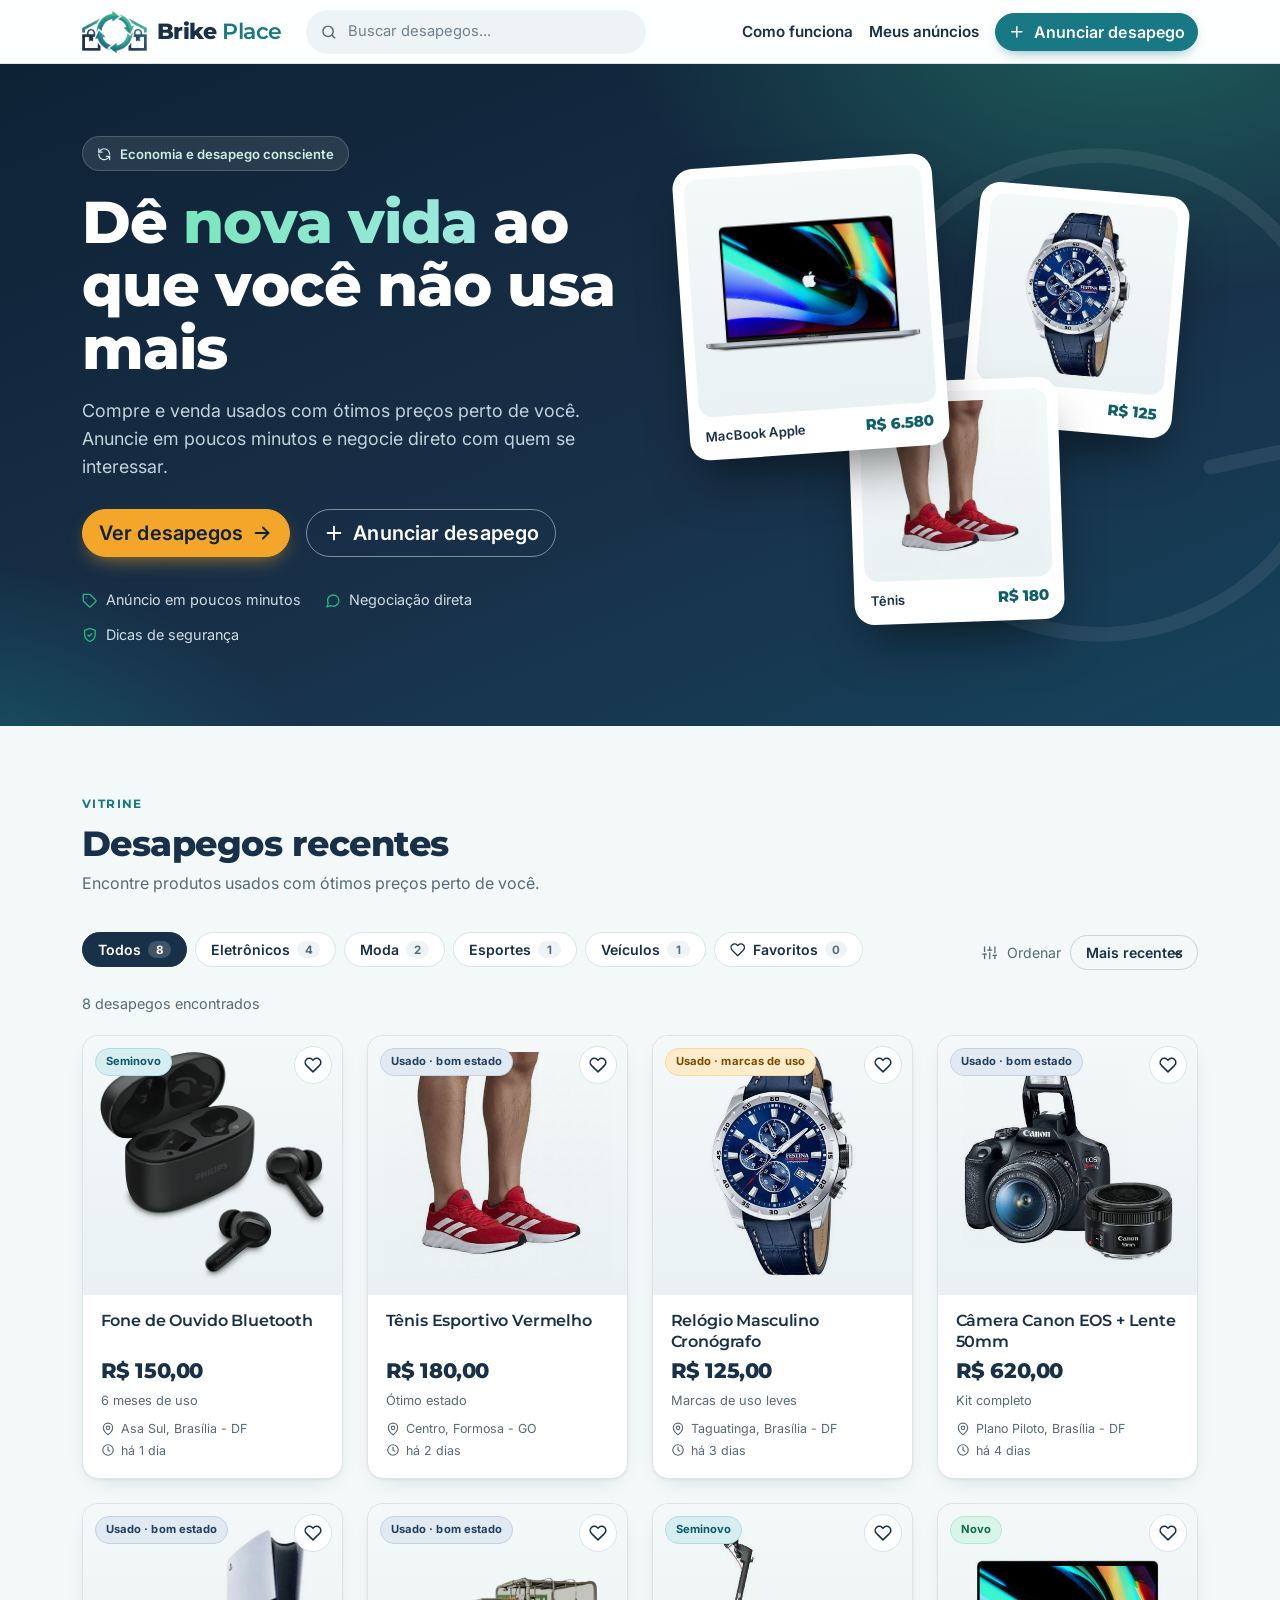
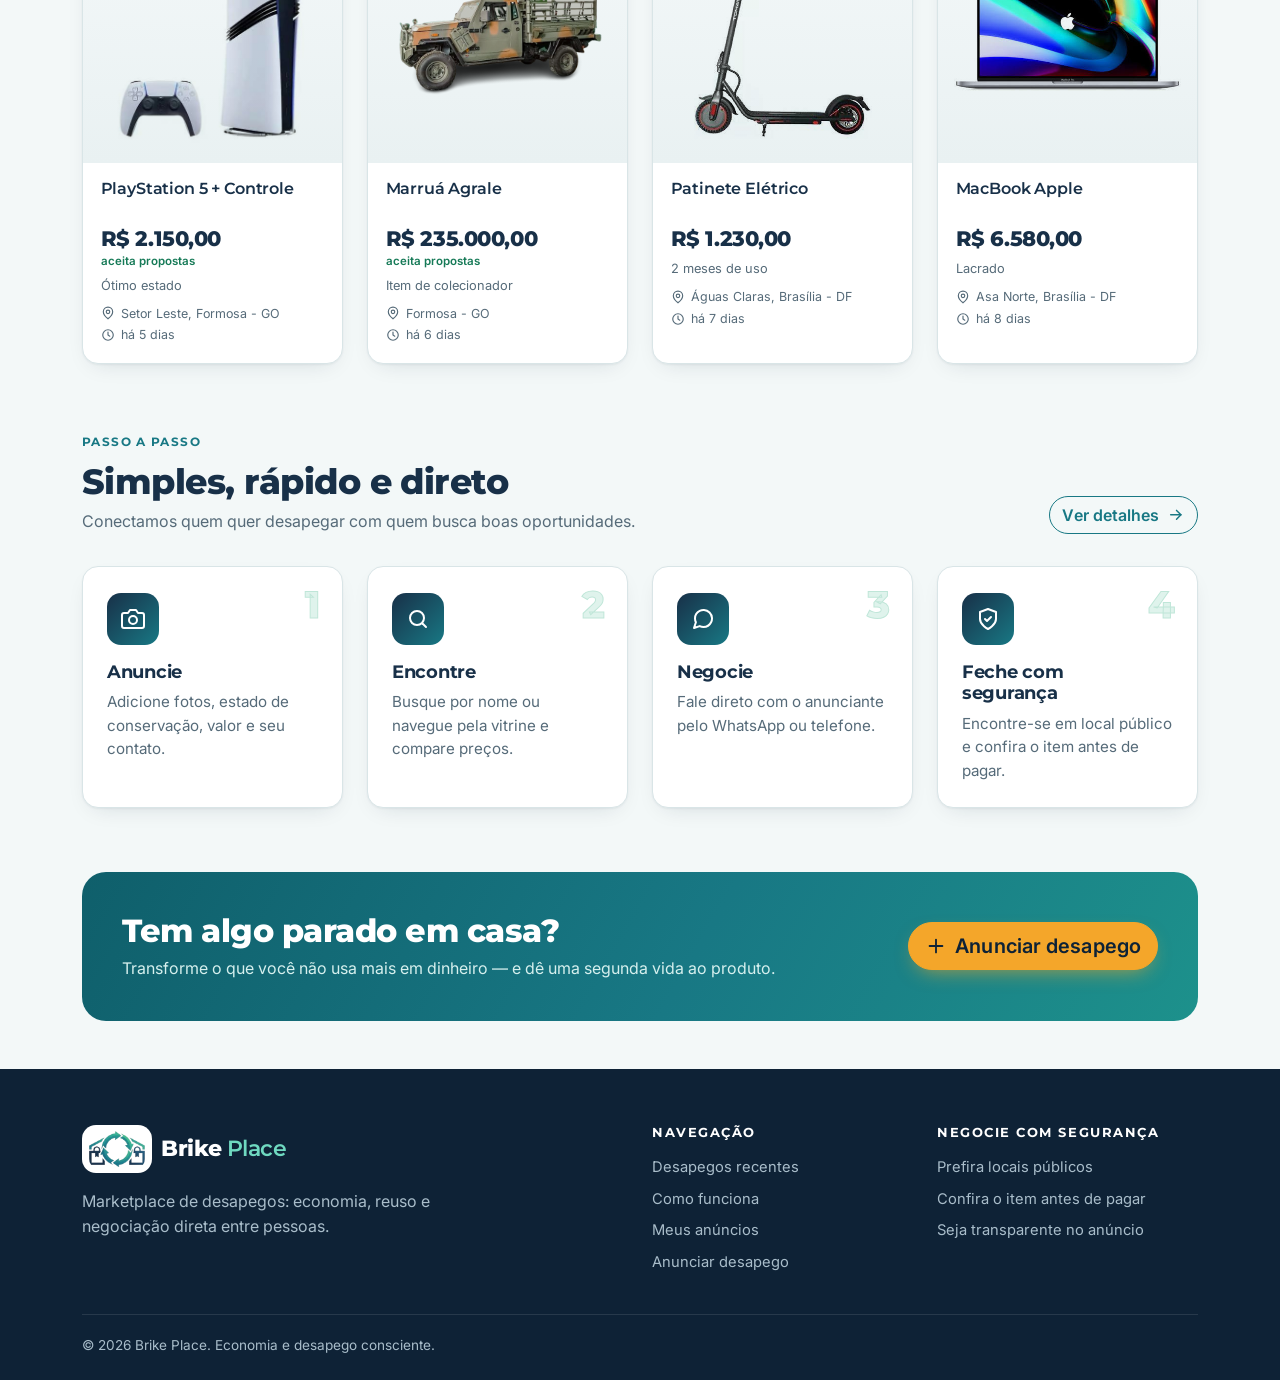
<file: brike-place/index.html>
<!DOCTYPE html>
<html lang="pt-BR">
<head>
  <meta charset="UTF-8">
  <meta name="viewport" content="width=device-width, initial-scale=1">
  <title>Brike Place | Compra e venda de usados</title>
  <meta name="description" content="Brike Place: marketplace de desapegos. Anuncie o que você não usa mais e encontre produtos usados com ótimos preços perto de você.">
  <meta name="theme-color" content="#183048">
  <link rel="icon" type="image/png" href="img/favicon.png">

  <link rel="preconnect" href="https://fonts.googleapis.com">
  <link rel="preconnect" href="https://fonts.gstatic.com" crossorigin>
  <link href="https://fonts.googleapis.com/css2?family=Inter:wght@400;500;600;700&family=Montserrat:wght@600;700;800&display=swap" rel="stylesheet">
  <link href="https://cdn.jsdelivr.net/npm/bootstrap@5.3.3/dist/css/bootstrap.min.css" rel="stylesheet" crossorigin="anonymous">
  <link href="css/style.css" rel="stylesheet">
</head>
<body data-page="home">
  <a class="skip-link" href="#conteudo">Ir para o conteúdo</a>

  <!-- ================= CABEÇALHO ================= -->
  <header class="bp-header sticky-top">
    <nav class="navbar navbar-expand-lg" aria-label="Navegação principal">
      <div class="container">
        <a class="bp-brand" href="index.html" aria-label="Brike Place — página inicial">
          <img src="img/logo-icon.png" alt="" width="50" height="32">
          <span class="bp-brand__text">Brike <span>Place</span></span>
        </a>

        <button class="navbar-toggler" type="button" data-bs-toggle="collapse" data-bs-target="#menuPrincipal"
                aria-controls="menuPrincipal" aria-expanded="false" aria-label="Abrir menu">
          <span class="navbar-toggler-icon"></span>
        </button>

        <div class="collapse navbar-collapse" id="menuPrincipal">
          <form id="navSearch" class="bp-search ms-lg-4" role="search" action="#">
            <i data-icon="search"></i>
            <input type="search" name="q" placeholder="Buscar desapegos..." aria-label="Buscar produtos" autocomplete="off">
          </form>
          <ul class="navbar-nav ms-lg-auto align-items-lg-center">
            <li class="nav-item"><a class="nav-link" href="como-funciona.html">Como funciona</a></li>
            <li class="nav-item"><a class="nav-link" href="meus-anuncios.html">Meus anúncios</a></li>
            <li class="nav-item ms-lg-2 mt-2 mt-lg-0">
              <a class="btn btn-brand" href="anunciar.html"><i data-icon="plus"></i> Anunciar desapego</a>
            </li>
          </ul>
        </div>
      </div>
    </nav>
  </header>

  <main id="conteudo">

    <!-- ================= HERO ================= -->
    <section class="bp-hero" aria-labelledby="hero-titulo">
      <i data-icon="recycle" data-icon-class="bp-hero__deco"></i>
      <div class="container">
        <div class="row align-items-center g-5">
          <div class="col-lg-6">
            <span class="bp-hero__kicker"><i data-icon="recycle"></i> Economia e desapego consciente</span>
            <h1 class="bp-hero__title" id="hero-titulo">Dê <em>nova vida</em> ao que você não usa mais</h1>
            <p class="bp-hero__lead">Compre e venda usados com ótimos preços perto de você. Anuncie em poucos minutos e negocie direto com quem se interessar.</p>
            <div class="d-flex flex-wrap gap-3">
              <a class="btn btn-accent btn-lg" href="#desapegos">Ver desapegos <i data-icon="arrow"></i></a>
              <a class="btn btn-ghost-light btn-lg" href="anunciar.html"><i data-icon="plus"></i> Anunciar desapego</a>
            </div>
            <ul class="bp-hero__trust">
              <li><i data-icon="tag"></i> Anúncio em poucos minutos</li>
              <li><i data-icon="chat"></i> Negociação direta</li>
              <li><i data-icon="shield"></i> Dicas de segurança</li>
            </ul>
          </div>

          <div class="col-lg-6 d-none d-lg-block" aria-hidden="true">
            <div class="bp-collage">
              <div class="bp-float bp-float--a">
                <div class="bp-float__img"><img src="img/produtos/macbook.jpg" alt=""></div>
                <div class="bp-float__cap"><span>MacBook Apple</span><b>R$ 6.580</b></div>
              </div>
              <div class="bp-float bp-float--b">
                <div class="bp-float__img"><img src="img/produtos/relogio.jpg" alt=""></div>
                <div class="bp-float__cap"><span>Relógio</span><b>R$ 125</b></div>
              </div>
              <div class="bp-float bp-float--c">
                <div class="bp-float__img"><img src="img/produtos/tenis.jpg" alt=""></div>
                <div class="bp-float__cap"><span>Tênis</span><b>R$ 180</b></div>
              </div>
            </div>
          </div>
        </div>
      </div>
    </section>

    <!-- ================= VITRINE ================= -->
    <section class="bp-section" id="desapegos" aria-labelledby="vitrine-titulo">
      <div class="container">
        <div class="bp-section__head">
          <span class="bp-eyebrow">Vitrine</span>
          <h2 class="bp-section__title" id="vitrine-titulo">Desapegos recentes</h2>
          <p class="bp-section__lead">Encontre produtos usados com ótimos preços perto de você.</p>
        </div>

        <div class="bp-toolbar">
          <div class="bp-chips flex-grow-1" id="categoryChips" role="group" aria-label="Filtrar por categoria"></div>
          <label class="bp-sort" for="sortSelect">
            <i data-icon="sliders"></i> Ordenar
            <select class="form-select form-select-sm" id="sortSelect">
              <option value="recentes">Mais recentes</option>
              <option value="menor">Menor preço</option>
              <option value="maior">Maior preço</option>
            </select>
          </label>
        </div>

        <p class="bp-count" id="resultCount" aria-live="polite"></p>

        <div class="row row-cols-2 row-cols-md-3 row-cols-xl-4 g-3 g-md-4" id="productGrid"></div>

        <div class="bp-empty d-none" id="emptyState">
          <div class="bp-empty__icon"><i data-icon="search" data-icon-class="bp-icon--lg"></i></div>
          <h3>Nenhum desapego por aqui</h3>
          <p class="mb-3" id="emptyMsg"></p>
          <button type="button" class="btn btn-outline-brand" id="clearFilters">Limpar filtros</button>
        </div>
      </div>
    </section>

    <!-- ================= COMO FUNCIONA (resumo) ================= -->
    <section class="bp-section pt-0" aria-labelledby="como-titulo">
      <div class="container">
        <div class="d-flex flex-wrap justify-content-between align-items-end gap-3 bp-section__head">
          <div>
            <span class="bp-eyebrow">Passo a passo</span>
            <h2 class="bp-section__title" id="como-titulo">Simples, rápido e direto</h2>
            <p class="bp-section__lead">Conectamos quem quer desapegar com quem busca boas oportunidades.</p>
          </div>
          <a class="btn btn-outline-brand" href="como-funciona.html">Ver detalhes <i data-icon="arrow"></i></a>
        </div>

        <div class="row row-cols-1 row-cols-sm-2 row-cols-lg-4 g-3 g-md-4">
          <div class="col"><div class="bp-step"><span class="bp-step__num">1</span>
            <div class="bp-step__icon"><i data-icon="camera"></i></div>
            <h3>Anuncie</h3><p>Adicione fotos, estado de conservação, valor e seu contato.</p></div></div>
          <div class="col"><div class="bp-step"><span class="bp-step__num">2</span>
            <div class="bp-step__icon"><i data-icon="search"></i></div>
            <h3>Encontre</h3><p>Busque por nome ou navegue pela vitrine e compare preços.</p></div></div>
          <div class="col"><div class="bp-step"><span class="bp-step__num">3</span>
            <div class="bp-step__icon"><i data-icon="chat"></i></div>
            <h3>Negocie</h3><p>Fale direto com o anunciante pelo WhatsApp ou telefone.</p></div></div>
          <div class="col"><div class="bp-step"><span class="bp-step__num">4</span>
            <div class="bp-step__icon"><i data-icon="shield"></i></div>
            <h3>Feche com segurança</h3><p>Encontre-se em local público e confira o item antes de pagar.</p></div></div>
        </div>
      </div>
    </section>

    <!-- ================= CHAMADA FINAL ================= -->
    <section class="pb-5">
      <div class="container">
        <div class="bp-cta">
          <div class="row align-items-center g-3">
            <div class="col-md-8">
              <h2>Tem algo parado em casa?</h2>
              <p>Transforme o que você não usa mais em dinheiro — e dê uma segunda vida ao produto.</p>
            </div>
            <div class="col-md-4 text-md-end">
              <a class="btn btn-accent btn-lg" href="anunciar.html"><i data-icon="plus"></i> Anunciar desapego</a>
            </div>
          </div>
        </div>
      </div>
    </section>
  </main>

  <!-- ================= RODAPÉ ================= -->
  <footer class="bp-footer">
    <div class="container">
      <div class="row g-4">
        <div class="col-lg-5">
          <a class="bp-brand mb-3" href="index.html" aria-label="Brike Place — página inicial">
            <img src="img/logo-icon.png" alt="" width="50" height="32">
            <span class="bp-brand__text">Brike <span>Place</span></span>
          </a>
          <p class="mb-0" style="max-width: 38ch;">Marketplace de desapegos: economia, reuso e negociação direta entre pessoas.</p>
        </div>
        <div class="col-6 col-lg-3 offset-lg-1">
          <h2>Navegação</h2>
          <ul>
            <li><a href="index.html">Desapegos recentes</a></li>
            <li><a href="como-funciona.html">Como funciona</a></li>
            <li><a href="meus-anuncios.html">Meus anúncios</a></li>
            <li><a href="anunciar.html">Anunciar desapego</a></li>
          </ul>
        </div>
        <div class="col-6 col-lg-3">
          <h2>Negocie com segurança</h2>
          <ul>
            <li>Prefira locais públicos</li>
            <li>Confira o item antes de pagar</li>
            <li>Seja transparente no anúncio</li>
          </ul>
        </div>
      </div>
      <div class="bp-footer__bottom">&copy; <span class="js-year">2026</span> Brike Place. Economia e desapego consciente.</div>
    </div>
  </footer>

  <script src="https://cdn.jsdelivr.net/npm/bootstrap@5.3.3/dist/js/bootstrap.bundle.min.js" crossorigin="anonymous"></script>
  <script src="js/icons.js"></script>
  <script src="js/app.js"></script>
  <script src="js/home.js"></script>
</body>
</html>
</file>
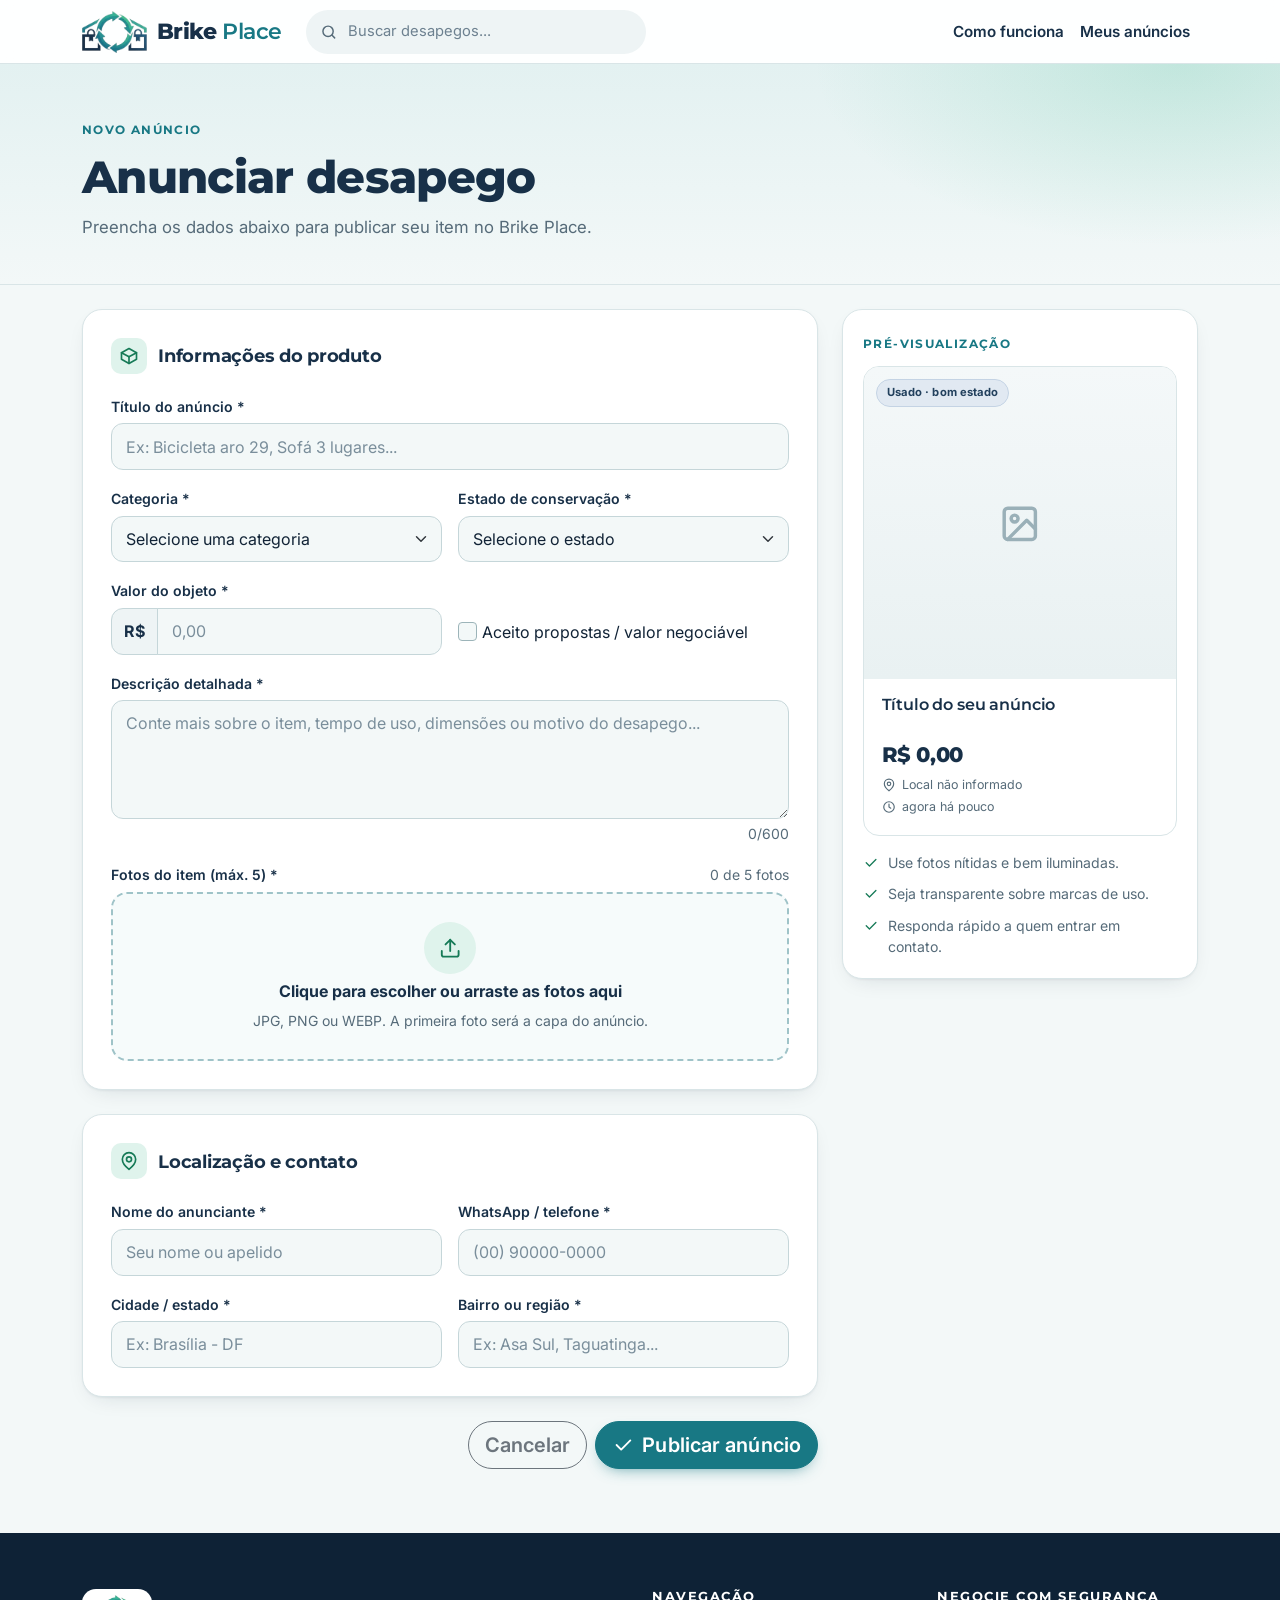
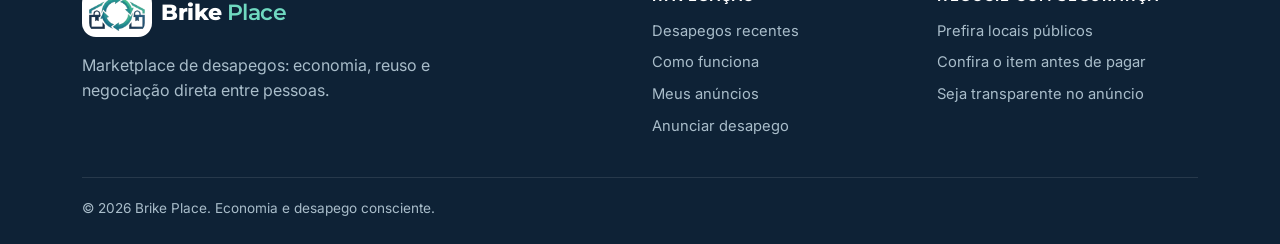
<file: brike-place/anunciar.html>
<!DOCTYPE html>
<html lang="pt-BR">
<head>
  <meta charset="UTF-8">
  <meta name="viewport" content="width=device-width, initial-scale=1">
  <title>Anunciar desapego | Brike Place</title>
  <meta name="description" content="Publique seu desapego no Brike Place: informe o produto, adicione fotos e seus dados de contato.">
  <meta name="theme-color" content="#183048">
  <link rel="icon" type="image/png" href="img/favicon.png">

  <link rel="preconnect" href="https://fonts.googleapis.com">
  <link rel="preconnect" href="https://fonts.gstatic.com" crossorigin>
  <link href="https://fonts.googleapis.com/css2?family=Inter:wght@400;500;600;700&family=Montserrat:wght@600;700;800&display=swap" rel="stylesheet">
  <link href="https://cdn.jsdelivr.net/npm/bootstrap@5.3.3/dist/css/bootstrap.min.css" rel="stylesheet" crossorigin="anonymous">
  <link href="css/style.css" rel="stylesheet">
</head>
<body data-page="anunciar">
  <a class="skip-link" href="#conteudo">Ir para o conteúdo</a>

  <header class="bp-header sticky-top">
    <nav class="navbar navbar-expand-lg" aria-label="Navegação principal">
      <div class="container">
        <a class="bp-brand" href="index.html" aria-label="Brike Place — página inicial">
          <img src="img/logo-icon.png" alt="" width="50" height="32">
          <span class="bp-brand__text">Brike <span>Place</span></span>
        </a>
        <button class="navbar-toggler" type="button" data-bs-toggle="collapse" data-bs-target="#menuPrincipal"
                aria-controls="menuPrincipal" aria-expanded="false" aria-label="Abrir menu">
          <span class="navbar-toggler-icon"></span>
        </button>
        <div class="collapse navbar-collapse" id="menuPrincipal">
          <form id="navSearch" class="bp-search ms-lg-4" role="search" action="#">
            <i data-icon="search"></i>
            <input type="search" name="q" placeholder="Buscar desapegos..." aria-label="Buscar produtos" autocomplete="off">
          </form>
          <ul class="navbar-nav ms-lg-auto align-items-lg-center">
            <li class="nav-item"><a class="nav-link" href="como-funciona.html">Como funciona</a></li>
            <li class="nav-item"><a class="nav-link" href="meus-anuncios.html">Meus anúncios</a></li>
          </ul>
        </div>
      </div>
    </nav>
  </header>

  <main id="conteudo">
    <section class="bp-pagehead">
      <div class="container">
        <span class="bp-eyebrow">Novo anúncio</span>
        <h1>Anunciar desapego</h1>
        <p>Preencha os dados abaixo para publicar seu item no Brike Place.</p>
      </div>
    </section>

    <section class="bp-section pt-4">
      <div class="container">
        <div class="row g-4">

          <!-- FORMULÁRIO -->
          <div class="col-lg-8">
            <form id="adForm" novalidate>

              <section class="bp-formcard">
                <h2 class="bp-formcard__title"><i data-icon="box"></i> Informações do produto</h2>
                <div class="row g-3">
                  <div class="col-12">
                    <label for="item-titulo" class="form-label">Título do anúncio *</label>
                    <input type="text" class="form-control" id="item-titulo" name="titulo" maxlength="70" required
                           placeholder="Ex: Bicicleta aro 29, Sofá 3 lugares...">
                    <div class="invalid-feedback">Dê um título ao seu anúncio.</div>
                  </div>

                  <div class="col-md-6">
                    <label for="item-categoria" class="form-label">Categoria *</label>
                    <select class="form-select" id="item-categoria" name="categoria" required>
                      <option value="" selected disabled>Selecione uma categoria</option>
                    </select>
                    <div class="invalid-feedback">Escolha uma categoria.</div>
                  </div>

                  <div class="col-md-6">
                    <label for="item-conservacao" class="form-label">Estado de conservação *</label>
                    <select class="form-select" id="item-conservacao" name="conservacao" required>
                      <option value="" selected disabled>Selecione o estado</option>
                    </select>
                    <div class="invalid-feedback">Informe o estado do produto.</div>
                  </div>

                  <div class="col-md-6">
                    <label for="item-valor" class="form-label">Valor do objeto *</label>
                    <div class="input-group has-validation">
                      <span class="input-group-text">R$</span>
                      <input type="number" class="form-control" id="item-valor" name="valor" step="0.01" min="0.01" required placeholder="0,00" inputmode="decimal">
                      <div class="invalid-feedback">Informe um valor maior que zero.</div>
                    </div>
                  </div>

                  <div class="col-md-6 d-flex align-items-end">
                    <div class="form-check pb-2">
                      <input class="form-check-input" type="checkbox" id="item-negociavel" name="negociavel">
                      <label class="form-check-label" for="item-negociavel">Aceito propostas / valor negociável</label>
                    </div>
                  </div>

                  <div class="col-12">
                    <label for="item-descricao" class="form-label">Descrição detalhada *</label>
                    <textarea class="form-control" id="item-descricao" name="descricao" rows="4" maxlength="600" required
                              placeholder="Conte mais sobre o item, tempo de uso, dimensões ou motivo do desapego..."></textarea>
                    <div class="d-flex justify-content-between">
                      <div class="invalid-feedback">Descreva o item para os compradores.</div>
                      <div class="form-text ms-auto" id="descCount">0/600</div>
                    </div>
                  </div>

                  <div class="col-12">
                    <div class="d-flex justify-content-between align-items-baseline">
                      <span class="form-label" id="fotosLabel">Fotos do item (máx. 5) *</span>
                      <span class="form-text" id="fotosHint">0 de 5 fotos</span>
                    </div>
                    <label class="bp-drop" id="dropzone" for="item-fotos">
                      <span class="bp-drop__icon"><i data-icon="upload" data-icon-class="bp-icon--lg"></i></span>
                      <strong>Clique para escolher ou arraste as fotos aqui</strong>
                      <span class="small">JPG, PNG ou WEBP. A primeira foto será a capa do anúncio.</span>
                      <input type="file" id="item-fotos" name="fotos" accept="image/*" multiple aria-labelledby="fotosLabel">
                    </label>
                    <div class="text-danger small mt-2 d-none" id="fotosError" role="alert">Adicione pelo menos uma foto.</div>
                    <div class="bp-thumbs" id="thumbs"></div>
                  </div>
                </div>
              </section>

              <section class="bp-formcard">
                <h2 class="bp-formcard__title"><i data-icon="pin"></i> Localização e contato</h2>
                <div class="row g-3">
                  <div class="col-md-6">
                    <label for="anunciante-nome" class="form-label">Nome do anunciante *</label>
                    <input type="text" class="form-control" id="anunciante-nome" name="nome_anunciante" required placeholder="Seu nome ou apelido" autocomplete="name">
                    <div class="invalid-feedback">Informe seu nome.</div>
                  </div>
                  <div class="col-md-6">
                    <label for="anunciante-telefone" class="form-label">WhatsApp / telefone *</label>
                    <input type="tel" class="form-control" id="anunciante-telefone" name="telefone" required
                           placeholder="(00) 90000-0000" pattern="\(\d{2}\) \d{4,5}-\d{4}" inputmode="tel" autocomplete="tel">
                    <div class="invalid-feedback">Informe um telefone com DDD, ex.: (61) 91234-5678.</div>
                  </div>
                  <div class="col-md-6">
                    <label for="item-cidade" class="form-label">Cidade / estado *</label>
                    <input type="text" class="form-control" id="item-cidade" name="cidade" required placeholder="Ex: Brasília - DF" autocomplete="address-level2">
                    <div class="invalid-feedback">Informe a cidade.</div>
                  </div>
                  <div class="col-md-6">
                    <label for="item-bairro" class="form-label">Bairro ou região *</label>
                    <input type="text" class="form-control" id="item-bairro" name="bairro" required placeholder="Ex: Asa Sul, Taguatinga...">
                    <div class="invalid-feedback">Informe o bairro ou região.</div>
                  </div>
                </div>
              </section>

              <div class="d-flex flex-wrap justify-content-end gap-2 mt-4">
                <a href="index.html" class="btn btn-outline-secondary btn-lg">Cancelar</a>
                <button type="submit" class="btn btn-brand btn-lg" id="submitBtn"><i data-icon="check"></i> Publicar anúncio</button>
              </div>
            </form>
          </div>

          <!-- PRÉVIA -->
          <aside class="col-lg-4" aria-label="Pré-visualização do anúncio">
            <div class="bp-sticky">
              <div class="bp-previewbox">
                <span class="bp-eyebrow mb-3">Pré-visualização</span>
                <div id="previewCard"></div>
                <ul class="bp-checklist">
                  <li><i data-icon="check"></i> Use fotos nítidas e bem iluminadas.</li>
                  <li><i data-icon="check"></i> Seja transparente sobre marcas de uso.</li>
                  <li><i data-icon="check"></i> Responda rápido a quem entrar em contato.</li>
                </ul>
              </div>
            </div>
          </aside>
        </div>
      </div>
    </section>
  </main>

  <footer class="bp-footer">
    <div class="container">
      <div class="row g-4">
        <div class="col-lg-5">
          <a class="bp-brand mb-3" href="index.html" aria-label="Brike Place — página inicial">
            <img src="img/logo-icon.png" alt="" width="50" height="32">
            <span class="bp-brand__text">Brike <span>Place</span></span>
          </a>
          <p class="mb-0" style="max-width: 38ch;">Marketplace de desapegos: economia, reuso e negociação direta entre pessoas.</p>
        </div>
        <div class="col-6 col-lg-3 offset-lg-1">
          <h2>Navegação</h2>
          <ul>
            <li><a href="index.html">Desapegos recentes</a></li>
            <li><a href="como-funciona.html">Como funciona</a></li>
            <li><a href="meus-anuncios.html">Meus anúncios</a></li>
            <li><a href="anunciar.html">Anunciar desapego</a></li>
          </ul>
        </div>
        <div class="col-6 col-lg-3">
          <h2>Negocie com segurança</h2>
          <ul>
            <li>Prefira locais públicos</li>
            <li>Confira o item antes de pagar</li>
            <li>Seja transparente no anúncio</li>
          </ul>
        </div>
      </div>
      <div class="bp-footer__bottom">&copy; <span class="js-year">2026</span> Brike Place. Economia e desapego consciente.</div>
    </div>
  </footer>

  <script src="https://cdn.jsdelivr.net/npm/bootstrap@5.3.3/dist/js/bootstrap.bundle.min.js" crossorigin="anonymous"></script>
  <script src="js/icons.js"></script>
  <script src="js/app.js"></script>
  <script src="js/anunciar.js"></script>
</body>
</html>
</file>
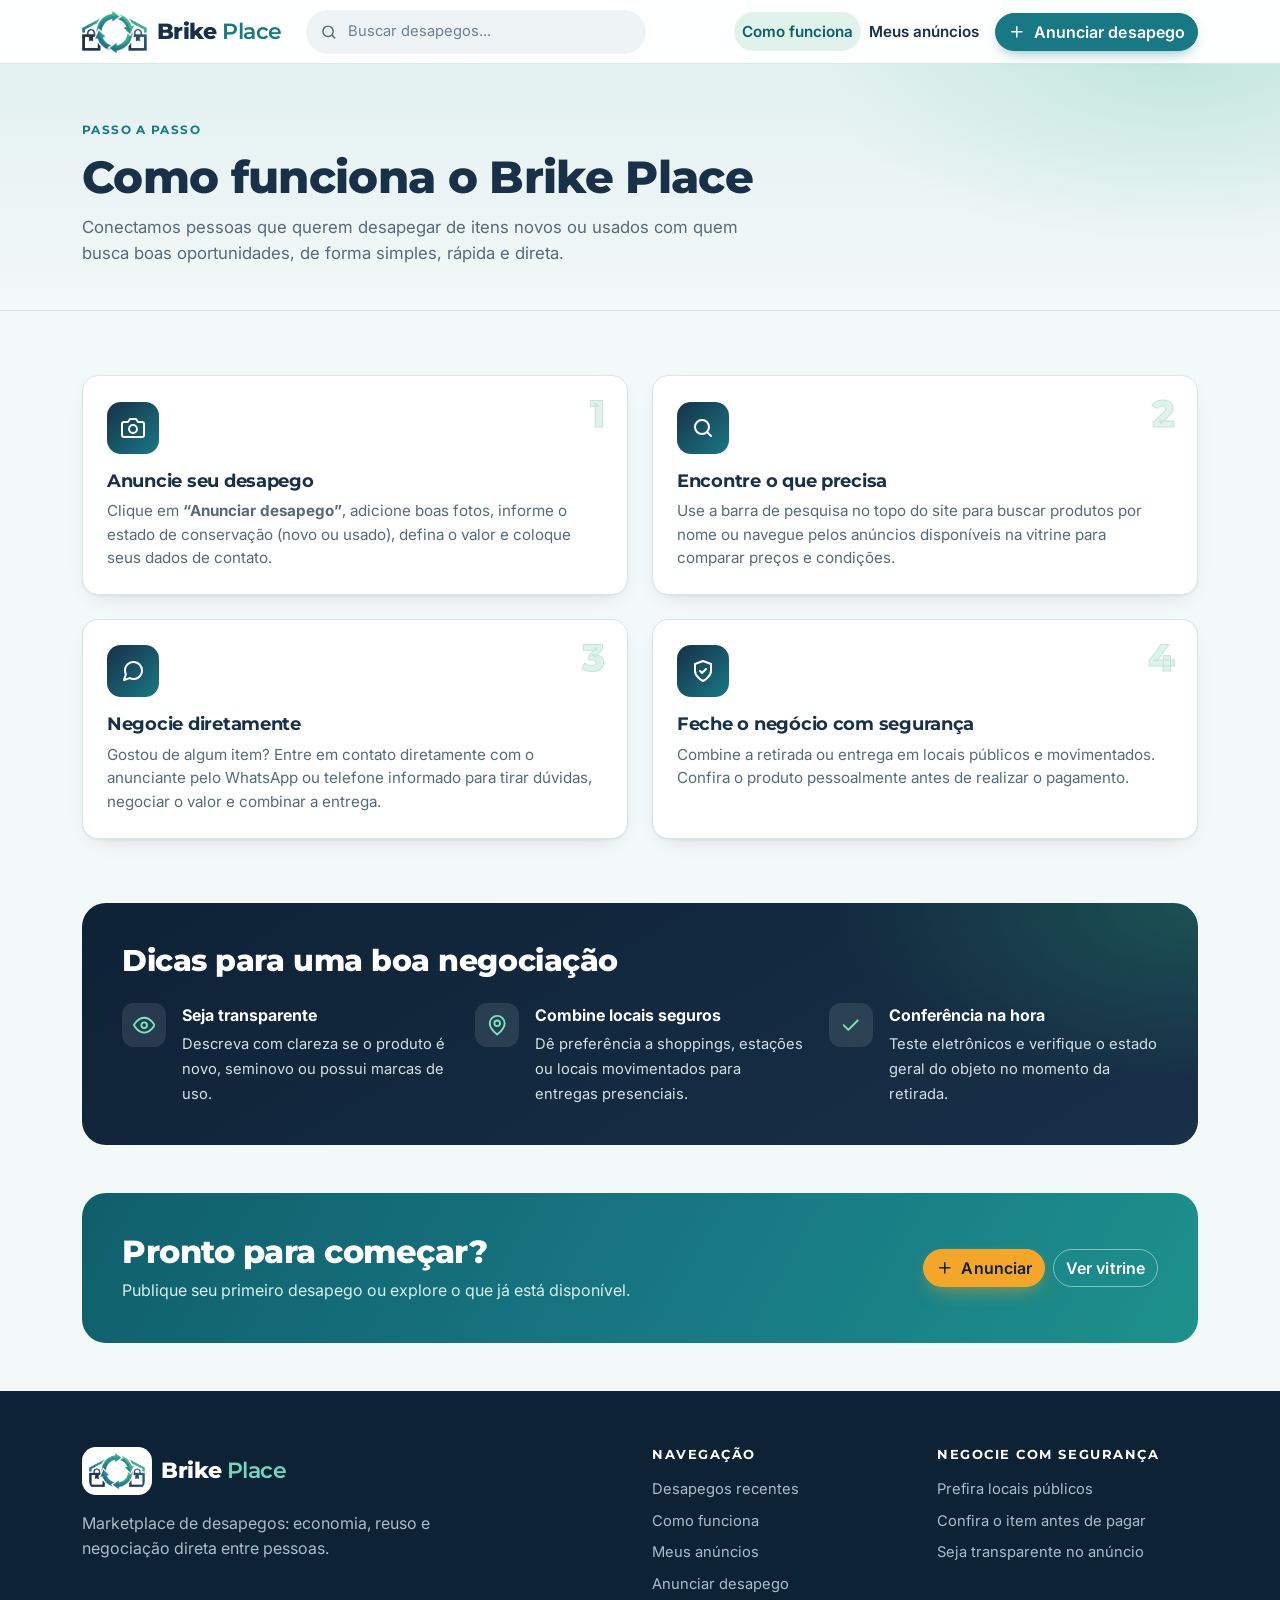
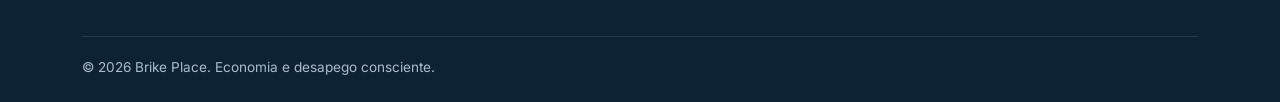
<file: brike-place/como-funciona.html>
<!DOCTYPE html>
<html lang="pt-BR">
<head>
  <meta charset="UTF-8">
  <meta name="viewport" content="width=device-width, initial-scale=1">
  <title>Como funciona | Brike Place</title>
  <meta name="description" content="Veja como anunciar, encontrar e negociar produtos usados no Brike Place, com dicas para fechar negócio com segurança.">
  <meta name="theme-color" content="#183048">
  <link rel="icon" type="image/png" href="img/favicon.png">

  <link rel="preconnect" href="https://fonts.googleapis.com">
  <link rel="preconnect" href="https://fonts.gstatic.com" crossorigin>
  <link href="https://fonts.googleapis.com/css2?family=Inter:wght@400;500;600;700&family=Montserrat:wght@600;700;800&display=swap" rel="stylesheet">
  <link href="https://cdn.jsdelivr.net/npm/bootstrap@5.3.3/dist/css/bootstrap.min.css" rel="stylesheet" crossorigin="anonymous">
  <link href="css/style.css" rel="stylesheet">
</head>
<body data-page="como-funciona">
  <a class="skip-link" href="#conteudo">Ir para o conteúdo</a>

  <header class="bp-header sticky-top">
    <nav class="navbar navbar-expand-lg" aria-label="Navegação principal">
      <div class="container">
        <a class="bp-brand" href="index.html" aria-label="Brike Place — página inicial">
          <img src="img/logo-icon.png" alt="" width="50" height="32">
          <span class="bp-brand__text">Brike <span>Place</span></span>
        </a>
        <button class="navbar-toggler" type="button" data-bs-toggle="collapse" data-bs-target="#menuPrincipal"
                aria-controls="menuPrincipal" aria-expanded="false" aria-label="Abrir menu">
          <span class="navbar-toggler-icon"></span>
        </button>
        <div class="collapse navbar-collapse" id="menuPrincipal">
          <form id="navSearch" class="bp-search ms-lg-4" role="search" action="#">
            <i data-icon="search"></i>
            <input type="search" name="q" placeholder="Buscar desapegos..." aria-label="Buscar produtos" autocomplete="off">
          </form>
          <ul class="navbar-nav ms-lg-auto align-items-lg-center">
            <li class="nav-item"><a class="nav-link active" href="como-funciona.html" aria-current="page">Como funciona</a></li>
            <li class="nav-item"><a class="nav-link" href="meus-anuncios.html">Meus anúncios</a></li>
            <li class="nav-item ms-lg-2 mt-2 mt-lg-0">
              <a class="btn btn-brand" href="anunciar.html"><i data-icon="plus"></i> Anunciar desapego</a>
            </li>
          </ul>
        </div>
      </div>
    </nav>
  </header>

  <main id="conteudo">
    <section class="bp-pagehead">
      <div class="container">
        <span class="bp-eyebrow">Passo a passo</span>
        <h1>Como funciona o Brike Place</h1>
        <p>Conectamos pessoas que querem desapegar de itens novos ou usados com quem busca boas oportunidades, de forma simples, rápida e direta.</p>
      </div>
    </section>

    <!-- PASSOS -->
    <section class="bp-section" aria-label="Passos">
      <div class="container">
        <div class="row row-cols-1 row-cols-md-2 g-3 g-md-4">
          <div class="col"><article class="bp-step"><span class="bp-step__num">1</span>
            <div class="bp-step__icon"><i data-icon="camera"></i></div>
            <h3>Anuncie seu desapego</h3>
            <p>Clique em <strong>“Anunciar desapego”</strong>, adicione boas fotos, informe o estado de conservação (novo ou usado), defina o valor e coloque seus dados de contato.</p></article></div>
          <div class="col"><article class="bp-step"><span class="bp-step__num">2</span>
            <div class="bp-step__icon"><i data-icon="search"></i></div>
            <h3>Encontre o que precisa</h3>
            <p>Use a barra de pesquisa no topo do site para buscar produtos por nome ou navegue pelos anúncios disponíveis na vitrine para comparar preços e condições.</p></article></div>
          <div class="col"><article class="bp-step"><span class="bp-step__num">3</span>
            <div class="bp-step__icon"><i data-icon="chat"></i></div>
            <h3>Negocie diretamente</h3>
            <p>Gostou de algum item? Entre em contato diretamente com o anunciante pelo WhatsApp ou telefone informado para tirar dúvidas, negociar o valor e combinar a entrega.</p></article></div>
          <div class="col"><article class="bp-step"><span class="bp-step__num">4</span>
            <div class="bp-step__icon"><i data-icon="shield"></i></div>
            <h3>Feche o negócio com segurança</h3>
            <p>Combine a retirada ou entrega em locais públicos e movimentados. Confira o produto pessoalmente antes de realizar o pagamento.</p></article></div>
        </div>
      </div>
    </section>

    <!-- DICAS -->
    <section class="pb-5" aria-labelledby="dicas-titulo">
      <div class="container">
        <aside class="bp-tips">
          <h2 id="dicas-titulo">Dicas para uma boa negociação</h2>
          <div class="row g-4">
            <div class="col-md-4"><div class="bp-tip">
              <div class="bp-tip__icon"><i data-icon="eye" data-icon-class="bp-icon--lg"></i></div>
              <p class="mb-0"><strong>Seja transparente</strong><span>Descreva com clareza se o produto é novo, seminovo ou possui marcas de uso.</span></p></div></div>
            <div class="col-md-4"><div class="bp-tip">
              <div class="bp-tip__icon"><i data-icon="pin" data-icon-class="bp-icon--lg"></i></div>
              <p class="mb-0"><strong>Combine locais seguros</strong><span>Dê preferência a shoppings, estações ou locais movimentados para entregas presenciais.</span></p></div></div>
            <div class="col-md-4"><div class="bp-tip">
              <div class="bp-tip__icon"><i data-icon="check" data-icon-class="bp-icon--lg"></i></div>
              <p class="mb-0"><strong>Conferência na hora</strong><span>Teste eletrônicos e verifique o estado geral do objeto no momento da retirada.</span></p></div></div>
          </div>
        </aside>
      </div>
    </section>

    <section class="pb-5">
      <div class="container">
        <div class="bp-cta">
          <div class="row align-items-center g-3">
            <div class="col-md-8">
              <h2>Pronto para começar?</h2>
              <p>Publique seu primeiro desapego ou explore o que já está disponível.</p>
            </div>
            <div class="col-md-4 d-flex flex-wrap gap-2 justify-content-md-end">
              <a class="btn btn-accent" href="anunciar.html"><i data-icon="plus"></i> Anunciar</a>
              <a class="btn btn-ghost-light" href="index.html#desapegos">Ver vitrine</a>
            </div>
          </div>
        </div>
      </div>
    </section>
  </main>

  <footer class="bp-footer">
    <div class="container">
      <div class="row g-4">
        <div class="col-lg-5">
          <a class="bp-brand mb-3" href="index.html" aria-label="Brike Place — página inicial">
            <img src="img/logo-icon.png" alt="" width="50" height="32">
            <span class="bp-brand__text">Brike <span>Place</span></span>
          </a>
          <p class="mb-0" style="max-width: 38ch;">Marketplace de desapegos: economia, reuso e negociação direta entre pessoas.</p>
        </div>
        <div class="col-6 col-lg-3 offset-lg-1">
          <h2>Navegação</h2>
          <ul>
            <li><a href="index.html">Desapegos recentes</a></li>
            <li><a href="como-funciona.html">Como funciona</a></li>
            <li><a href="meus-anuncios.html">Meus anúncios</a></li>
            <li><a href="anunciar.html">Anunciar desapego</a></li>
          </ul>
        </div>
        <div class="col-6 col-lg-3">
          <h2>Negocie com segurança</h2>
          <ul>
            <li>Prefira locais públicos</li>
            <li>Confira o item antes de pagar</li>
            <li>Seja transparente no anúncio</li>
          </ul>
        </div>
      </div>
      <div class="bp-footer__bottom">&copy; <span class="js-year">2026</span> Brike Place. Economia e desapego consciente.</div>
    </div>
  </footer>

  <script src="https://cdn.jsdelivr.net/npm/bootstrap@5.3.3/dist/js/bootstrap.bundle.min.js" crossorigin="anonymous"></script>
  <script src="js/icons.js"></script>
  <script src="js/app.js"></script>
</body>
</html>
</file>
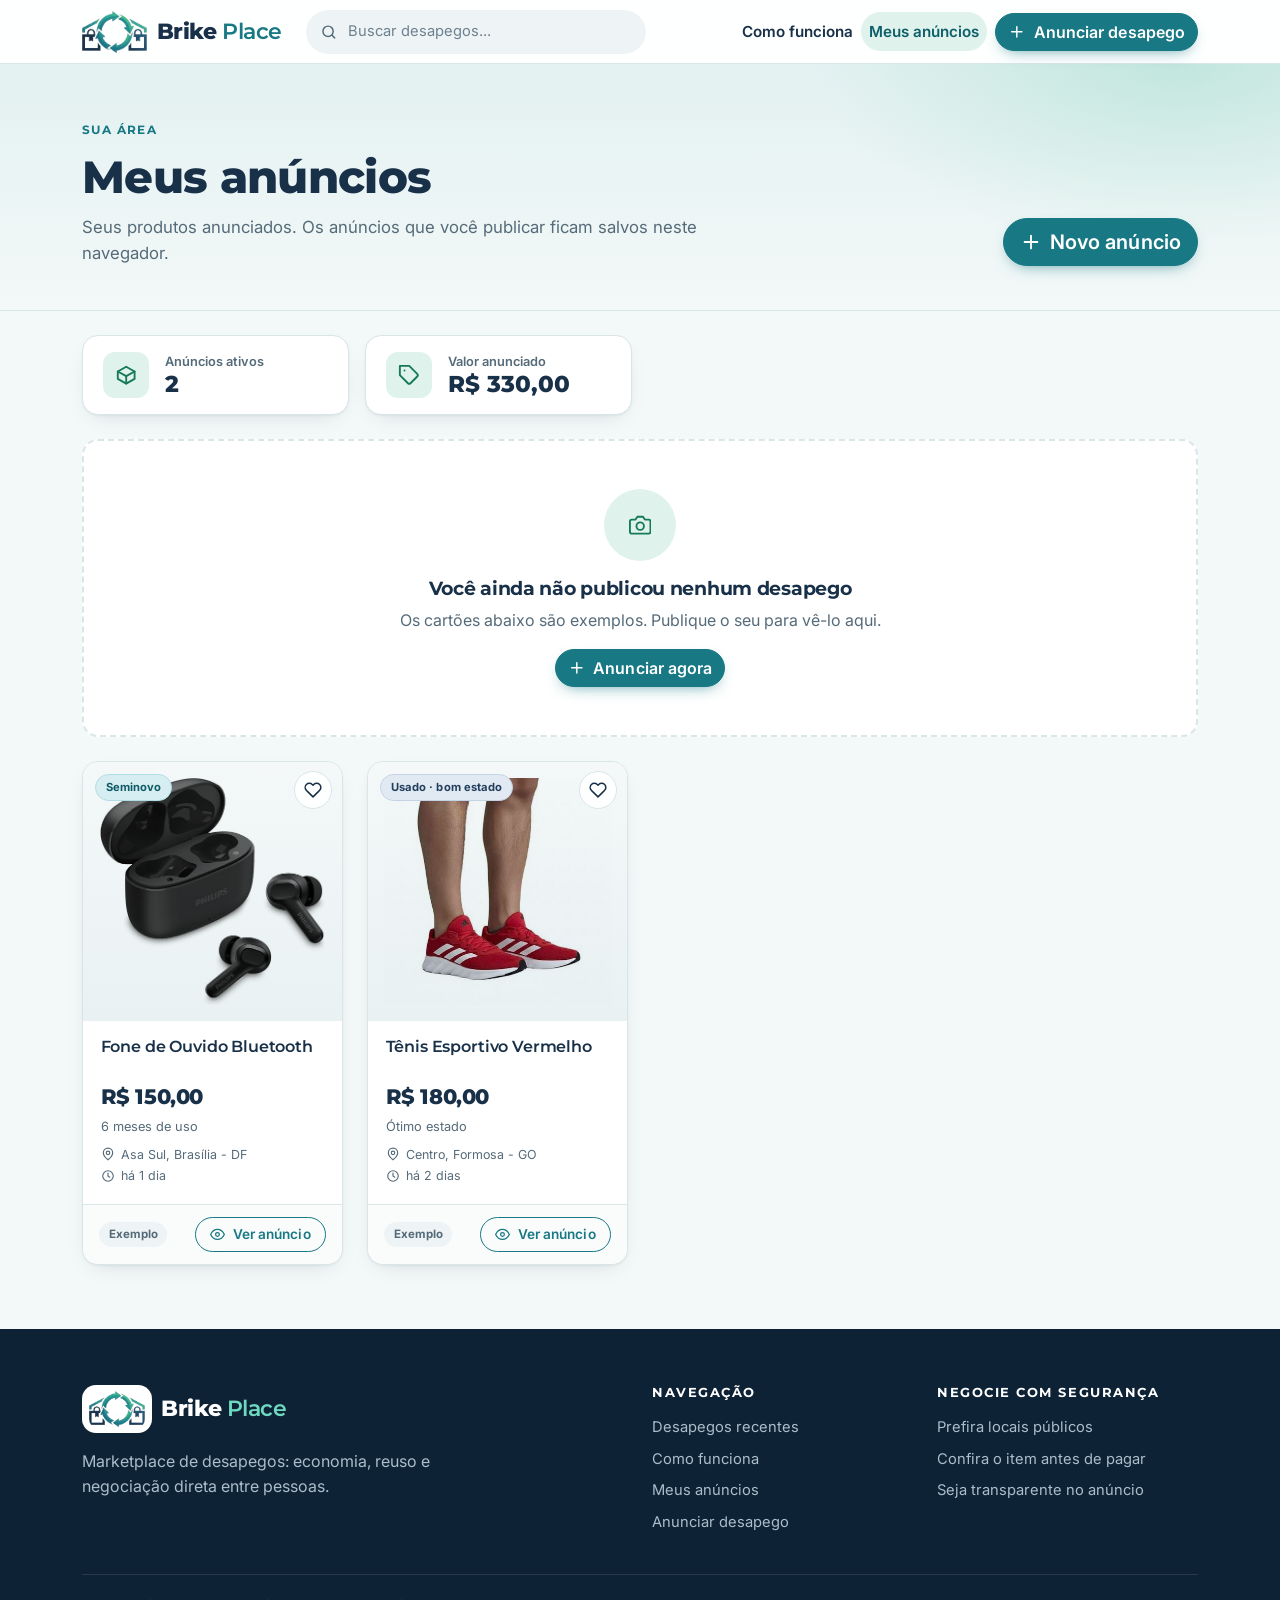
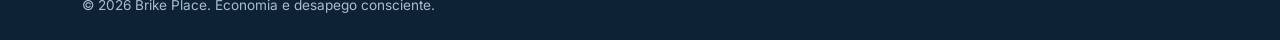
<file: brike-place/meus-anuncios.html>
<!DOCTYPE html>
<html lang="pt-BR">
<head>
  <meta charset="UTF-8">
  <meta name="viewport" content="width=device-width, initial-scale=1">
  <title>Meus anúncios | Brike Place</title>
  <meta name="description" content="Gerencie os desapegos que você anunciou no Brike Place.">
  <meta name="theme-color" content="#183048">
  <link rel="icon" type="image/png" href="img/favicon.png">

  <link rel="preconnect" href="https://fonts.googleapis.com">
  <link rel="preconnect" href="https://fonts.gstatic.com" crossorigin>
  <link href="https://fonts.googleapis.com/css2?family=Inter:wght@400;500;600;700&family=Montserrat:wght@600;700;800&display=swap" rel="stylesheet">
  <link href="https://cdn.jsdelivr.net/npm/bootstrap@5.3.3/dist/css/bootstrap.min.css" rel="stylesheet" crossorigin="anonymous">
  <link href="css/style.css" rel="stylesheet">
</head>
<body data-page="meus-anuncios">
  <a class="skip-link" href="#conteudo">Ir para o conteúdo</a>

  <header class="bp-header sticky-top">
    <nav class="navbar navbar-expand-lg" aria-label="Navegação principal">
      <div class="container">
        <a class="bp-brand" href="index.html" aria-label="Brike Place — página inicial">
          <img src="img/logo-icon.png" alt="" width="50" height="32">
          <span class="bp-brand__text">Brike <span>Place</span></span>
        </a>
        <button class="navbar-toggler" type="button" data-bs-toggle="collapse" data-bs-target="#menuPrincipal"
                aria-controls="menuPrincipal" aria-expanded="false" aria-label="Abrir menu">
          <span class="navbar-toggler-icon"></span>
        </button>
        <div class="collapse navbar-collapse" id="menuPrincipal">
          <form id="navSearch" class="bp-search ms-lg-4" role="search" action="#">
            <i data-icon="search"></i>
            <input type="search" name="q" placeholder="Buscar desapegos..." aria-label="Buscar produtos" autocomplete="off">
          </form>
          <ul class="navbar-nav ms-lg-auto align-items-lg-center">
            <li class="nav-item"><a class="nav-link" href="como-funciona.html">Como funciona</a></li>
            <li class="nav-item"><a class="nav-link active" href="meus-anuncios.html" aria-current="page">Meus anúncios</a></li>
            <li class="nav-item ms-lg-2 mt-2 mt-lg-0">
              <a class="btn btn-brand" href="anunciar.html"><i data-icon="plus"></i> Anunciar desapego</a>
            </li>
          </ul>
        </div>
      </div>
    </nav>
  </header>

  <main id="conteudo">
    <section class="bp-pagehead">
      <div class="container">
        <div class="d-flex flex-wrap justify-content-between align-items-end gap-3">
          <div>
            <span class="bp-eyebrow">Sua área</span>
            <h1>Meus anúncios</h1>
            <p>Seus produtos anunciados. Os anúncios que você publicar ficam salvos neste navegador.</p>
          </div>
          <a class="btn btn-brand btn-lg" href="anunciar.html"><i data-icon="plus"></i> Novo anúncio</a>
        </div>
      </div>
    </section>

    <section class="bp-section pt-4">
      <div class="container">
        <div class="row g-3 mb-4">
          <div class="col-6 col-md-4 col-lg-3">
            <div class="bp-stat"><div class="bp-stat__icon"><i data-icon="box" data-icon-class="bp-icon--lg"></i></div>
              <div><p class="bp-stat__label">Anúncios ativos</p><p class="bp-stat__value" id="statCount">0</p></div></div>
          </div>
          <div class="col-6 col-md-4 col-lg-3">
            <div class="bp-stat"><div class="bp-stat__icon"><i data-icon="tag" data-icon-class="bp-icon--lg"></i></div>
              <div><p class="bp-stat__label">Valor anunciado</p><p class="bp-stat__value" id="statValue">R$ 0,00</p></div></div>
          </div>
        </div>

        <div class="bp-empty mb-4 d-none" id="myEmpty">
          <div class="bp-empty__icon"><i data-icon="camera" data-icon-class="bp-icon--lg"></i></div>
          <h3>Você ainda não publicou nenhum desapego</h3>
          <p class="mb-3">Os cartões abaixo são exemplos. Publique o seu para vê-lo aqui.</p>
          <a class="btn btn-brand" href="anunciar.html"><i data-icon="plus"></i> Anunciar agora</a>
        </div>

        <div class="row row-cols-2 row-cols-md-3 row-cols-xl-4 g-3 g-md-4" id="myGrid"></div>
      </div>
    </section>
  </main>

  <!-- Confirmação de exclusão -->
  <div class="modal fade" id="confirmDelete" tabindex="-1" aria-labelledby="confirmTitle" aria-hidden="true">
    <div class="modal-dialog modal-dialog-centered modal-sm">
      <div class="modal-content" style="border-radius: 20px; border: 0;">
        <div class="modal-body p-4 text-center">
          <div class="bp-empty__icon" style="background:#fbdde1;color:#8f2232;"><i data-icon="trash" data-icon-class="bp-icon--lg"></i></div>
          <h2 class="h5" id="confirmTitle">Excluir anúncio?</h2>
          <p class="text-secondary mb-4">“<span id="confirmName"></span>” será removido dos seus anúncios.</p>
          <div class="d-flex gap-2">
            <button type="button" class="btn btn-outline-secondary flex-fill" data-bs-dismiss="modal">Cancelar</button>
            <button type="button" class="btn btn-danger flex-fill" id="confirmBtn">Excluir</button>
          </div>
        </div>
      </div>
    </div>
  </div>

  <footer class="bp-footer">
    <div class="container">
      <div class="row g-4">
        <div class="col-lg-5">
          <a class="bp-brand mb-3" href="index.html" aria-label="Brike Place — página inicial">
            <img src="img/logo-icon.png" alt="" width="50" height="32">
            <span class="bp-brand__text">Brike <span>Place</span></span>
          </a>
          <p class="mb-0" style="max-width: 38ch;">Marketplace de desapegos: economia, reuso e negociação direta entre pessoas.</p>
        </div>
        <div class="col-6 col-lg-3 offset-lg-1">
          <h2>Navegação</h2>
          <ul>
            <li><a href="index.html">Desapegos recentes</a></li>
            <li><a href="como-funciona.html">Como funciona</a></li>
            <li><a href="meus-anuncios.html">Meus anúncios</a></li>
            <li><a href="anunciar.html">Anunciar desapego</a></li>
          </ul>
        </div>
        <div class="col-6 col-lg-3">
          <h2>Negocie com segurança</h2>
          <ul>
            <li>Prefira locais públicos</li>
            <li>Confira o item antes de pagar</li>
            <li>Seja transparente no anúncio</li>
          </ul>
        </div>
      </div>
      <div class="bp-footer__bottom">&copy; <span class="js-year">2026</span> Brike Place. Economia e desapego consciente.</div>
    </div>
  </footer>

  <script src="https://cdn.jsdelivr.net/npm/bootstrap@5.3.3/dist/js/bootstrap.bundle.min.js" crossorigin="anonymous"></script>
  <script src="js/icons.js"></script>
  <script src="js/app.js"></script>
  <script src="js/meus-anuncios.js"></script>
</body>
</html>
</file>
<file: brike-place/css/style.css>
/* ==========================================================================
   BRIKE PLACE — estilos próprios (carregado DEPOIS do Bootstrap 5)

   Sumário
   1. Paleta e variáveis (derivada do logotipo)
   2. Ajustes globais / Bootstrap
   3. Botões
   4. Cabeçalho e navegação
   5. Hero (home)
   6. Seções, chips e vitrine
   7. Cards de produto
   8. Modal de detalhes
   9. Páginas internas (cabeçalho de página, passos, dicas, estatísticas)
   10. Formulário de anúncio
   11. Rodapé, toast e utilitários
   ========================================================================== */

/* ==========================================================================
   1. PALETA — tirada do logo: azul-marinho + degradê verde‑azulado
   ========================================================================== */
:root {
  /* Marca */
  --bp-navy-deep: #0e2236;   /* rodapé, fundos profundos            */
  --bp-navy:      #183048;   /* azul do logo — títulos, texto forte */
  --bp-teal:      #187884;   /* teal do logo — ações principais     */
  --bp-teal-dark: #0f5f6b;   /* hover / pressed                     */
  --bp-green:     #2bb583;   /* verde do degradê — destaques        */
  --bp-green-ink: #167a57;   /* verde legível sobre fundo claro     */
  --bp-mint:      #dff3ec;   /* fundo suave verde                   */
  --bp-amber:     #f4a62a;   /* acento quente (CTA sobre fundo escuro) */
  --bp-coral:     #e0485a;   /* favorito / exclusão                 */

  /* Neutros com leve tom azul-esverdeado */
  --bp-bg:        #f3f8f8;
  --bp-surface:   #ffffff;
  --bp-tile:      #eef4f5;   /* fundo dos "tiles" de imagem         */
  --bp-border:    #d9e5e7;
  --bp-text:      #112336;
  --bp-muted:     #566b79;

  --bp-radius:    16px;
  --bp-radius-sm: 10px;
  --bp-shadow:    0 1px 2px rgba(14, 34, 54, .05), 0 8px 24px -12px rgba(14, 34, 54, .18);
  --bp-shadow-lg: 0 2px 4px rgba(14, 34, 54, .06), 0 22px 40px -16px rgba(14, 34, 54, .28);

  --bp-font:      'Inter', system-ui, -apple-system, 'Segoe UI', Roboto, sans-serif;
  --bp-font-head: 'Montserrat', 'Inter', system-ui, -apple-system, 'Segoe UI', sans-serif;

  /* Sobrescreve as variáveis do Bootstrap para o tema da marca */
  --bs-primary: var(--bp-teal);
  --bs-primary-rgb: 24, 120, 132;
  --bs-link-color: var(--bp-teal);
  --bs-link-color-rgb: 24, 120, 132;
  --bs-link-hover-color: var(--bp-teal-dark);
  --bs-link-hover-color-rgb: 15, 95, 107;
  --bs-body-bg: var(--bp-bg);
  --bs-body-color: var(--bp-text);
  --bs-body-font-family: var(--bp-font);
  --bs-border-color: var(--bp-border);
  --bs-focus-ring-color: rgba(24, 120, 132, .28);
}

/* ==========================================================================
   2. AJUSTES GLOBAIS
   ========================================================================== */
html { scroll-behavior: smooth; scroll-padding-top: 90px; }

body {
  font-family: var(--bp-font);
  background: var(--bp-bg);
  color: var(--bp-text);
  line-height: 1.55;
  -webkit-font-smoothing: antialiased;
  min-height: 100vh;
  display: flex;
  flex-direction: column;
}
main { flex: 1 0 auto; }

h1, h2, h3, h4, h5 {
  font-family: var(--bp-font-head);
  color: var(--bp-navy);
  letter-spacing: -.015em;
  font-weight: 700;
}

a { color: var(--bp-teal); }
img { max-width: 100%; }

:focus-visible { outline: 3px solid var(--bp-teal); outline-offset: 2px; }

.skip-link {
  position: absolute; left: 1rem; top: -4rem; z-index: 2000;
  background: var(--bp-navy); color: #fff; padding: .6rem 1rem; border-radius: 8px;
  transition: top .15s;
}
.skip-link:focus { top: 1rem; color: #fff; }

.bp-icon { width: 1.1em; height: 1.1em; flex: none; vertical-align: -.17em; }
.bp-icon--lg { width: 1.4em; height: 1.4em; }
.bp-icon--xl { width: 2.6em; height: 2.6em; }

.bp-eyebrow {
  display: inline-block;
  font: 700 .72rem/1 var(--bp-font-head);
  letter-spacing: .12em;
  text-transform: uppercase;
  color: var(--bp-teal);
}

.bp-section { padding: 4rem 0; }
.bp-section__head { margin-bottom: 2rem; }
.bp-section__title { font-size: clamp(1.6rem, 3.2vw, 2.2rem); font-weight: 800; margin: .5rem 0 .4rem; }
.bp-section__lead { color: var(--bp-muted); max-width: 56ch; margin: 0; }

/* ==========================================================================
   3. BOTÕES
   ========================================================================== */
.btn {
  display: inline-flex; align-items: center; justify-content: center; gap: .5rem;
  font-weight: 600; border-radius: 999px; letter-spacing: .005em;
}
.btn-sm { padding: .4rem .9rem; font-size: .85rem; }

.btn-brand {
  --bs-btn-color: #fff;
  --bs-btn-bg: var(--bp-teal);
  --bs-btn-border-color: var(--bp-teal);
  --bs-btn-hover-color: #fff;
  --bs-btn-hover-bg: var(--bp-teal-dark);
  --bs-btn-hover-border-color: var(--bp-teal-dark);
  --bs-btn-active-color: #fff;
  --bs-btn-active-bg: var(--bp-teal-dark);
  --bs-btn-active-border-color: var(--bp-teal-dark);
  --bs-btn-focus-shadow-rgb: 24, 120, 132;
  --bs-btn-disabled-bg: var(--bp-teal);
  --bs-btn-disabled-border-color: var(--bp-teal);
  box-shadow: 0 6px 16px -8px rgba(24, 120, 132, .8);
}

.btn-outline-brand {
  --bs-btn-color: var(--bp-teal);
  --bs-btn-border-color: var(--bp-teal);
  --bs-btn-hover-color: #fff;
  --bs-btn-hover-bg: var(--bp-teal);
  --bs-btn-hover-border-color: var(--bp-teal);
  --bs-btn-active-color: #fff;
  --bs-btn-active-bg: var(--bp-teal-dark);
  --bs-btn-active-border-color: var(--bp-teal-dark);
  --bs-btn-focus-shadow-rgb: 24, 120, 132;
}

.btn-accent {                       /* CTA sobre fundos escuros */
  --bs-btn-color: var(--bp-navy-deep);
  --bs-btn-bg: var(--bp-amber);
  --bs-btn-border-color: var(--bp-amber);
  --bs-btn-hover-color: var(--bp-navy-deep);
  --bs-btn-hover-bg: #ffb948;
  --bs-btn-hover-border-color: #ffb948;
  --bs-btn-active-color: var(--bp-navy-deep);
  --bs-btn-active-bg: #e79a1f;
  --bs-btn-active-border-color: #e79a1f;
  box-shadow: 0 8px 20px -8px rgba(244, 166, 42, .7);
}

.btn-ghost-light {
  --bs-btn-color: #fff;
  --bs-btn-border-color: rgba(255, 255, 255, .45);
  --bs-btn-hover-color: var(--bp-navy);
  --bs-btn-hover-bg: #fff;
  --bs-btn-hover-border-color: #fff;
  --bs-btn-active-color: var(--bp-navy);
  --bs-btn-active-bg: #fff;
}

.btn-outline-danger {
  --bs-btn-color: #b3283a;
  --bs-btn-border-color: #e9a5ae;
  --bs-btn-hover-bg: var(--bp-coral);
  --bs-btn-hover-border-color: var(--bp-coral);
  --bs-btn-active-bg: #c53a4c;
  --bs-btn-active-border-color: #c53a4c;
}

.btn-danger { --bs-btn-bg: var(--bp-coral); --bs-btn-border-color: var(--bp-coral); --bs-btn-hover-bg: #c53a4c; --bs-btn-hover-border-color: #c53a4c; }

/* ==========================================================================
   4. CABEÇALHO E NAVEGAÇÃO
   ========================================================================== */
.bp-header {
  background: rgba(255, 255, 255, .88);
  -webkit-backdrop-filter: saturate(160%) blur(12px);
  backdrop-filter: saturate(160%) blur(12px);
  border-bottom: 1px solid var(--bp-border);
  transition: box-shadow .2s;
  z-index: 1030;
}
.bp-header.is-scrolled { box-shadow: 0 6px 24px -14px rgba(14, 34, 54, .35); }
.bp-header .navbar { padding: .6rem 0; }

.bp-brand { display: inline-flex; align-items: center; gap: .6rem; text-decoration: none; }
.bp-brand img { height: 42px; width: auto; }
.bp-brand__text { font: 800 1.35rem/1 var(--bp-font-head); color: var(--bp-navy); letter-spacing: -.02em; }
.bp-brand__text span { color: var(--bp-teal); font-weight: 600; }

.bp-header .nav-link {
  color: var(--bp-navy); font-weight: 600; font-size: .95rem;
  padding: .5rem .9rem; border-radius: 999px; transition: background .15s, color .15s;
}
.bp-header .nav-link:hover { background: var(--bp-mint); color: var(--bp-teal-dark); }
.bp-header .nav-link.active { background: var(--bp-mint); color: var(--bp-teal-dark); }

.navbar-toggler { border: 1px solid var(--bp-border); border-radius: 10px; padding: .4rem .6rem; }
.navbar-toggler:focus { box-shadow: 0 0 0 .2rem rgba(24, 120, 132, .25); }

.bp-search { position: relative; flex: 1 1 auto; max-width: 340px; }
.bp-search .bp-icon { position: absolute; left: 14px; top: 50%; transform: translateY(-50%); color: var(--bp-muted); pointer-events: none; }
.bp-search input {
  width: 100%; border: 1.5px solid transparent; background: var(--bp-tile);
  border-radius: 999px; padding: .6rem 1rem .6rem 2.6rem; font-size: .92rem; color: var(--bp-text);
  transition: border-color .15s, background .15s, box-shadow .15s;
}
.bp-search input::placeholder { color: #6d8190; }
.bp-search input:focus { outline: none; background: #fff; border-color: var(--bp-teal); box-shadow: 0 0 0 4px rgba(24, 120, 132, .14); }

@media (max-width: 991.98px) {
  .bp-search { max-width: none; margin: 1rem 0 .5rem; }
  .bp-header .navbar-nav { gap: .25rem; padding-bottom: .5rem; }
  .bp-header .nav-link { padding: .7rem 1rem; }
  .bp-header .btn { width: 100%; }
}

/* ==========================================================================
   5. HERO (home)
   ========================================================================== */
.bp-hero {
  position: relative; overflow: hidden; color: #fff; padding: 4.5rem 0 5rem;
  background:
    radial-gradient(820px 460px at 88% -8%, rgba(43, 181, 131, .38), transparent 62%),
    radial-gradient(700px 420px at -8% 112%, rgba(24, 120, 132, .6), transparent 60%),
    linear-gradient(158deg, var(--bp-navy-deep) 0%, var(--bp-navy) 58%, #14506b 130%);
}
.bp-hero__deco {
  position: absolute; right: -140px; top: 50%; width: 640px; height: 640px;
  transform: translateY(-50%) rotate(-12deg); color: #fff; opacity: .07; stroke-width: .55; pointer-events: none;
}
.bp-hero .container { position: relative; }
.bp-hero__kicker {
  display: inline-flex; align-items: center; gap: .5rem; padding: .4rem .9rem; border-radius: 999px;
  background: rgba(255, 255, 255, .1); border: 1px solid rgba(255, 255, 255, .18);
  font-size: .82rem; font-weight: 600; color: #cdeee3; margin-bottom: 1.25rem;
}
.bp-hero__title {
  color: #fff; font-weight: 800; font-size: clamp(2.2rem, 5.2vw, 3.7rem); line-height: 1.06; margin-bottom: 1.1rem;
}
.bp-hero__title em {
  font-style: normal;
  background: linear-gradient(90deg, #7ae6bd, #9fe9e0);
  -webkit-background-clip: text; background-clip: text; -webkit-text-fill-color: transparent; color: #7ae6bd;
}
.bp-hero__lead { color: #c3d3dd; font-size: 1.12rem; max-width: 46ch; margin-bottom: 1.8rem; }
.bp-hero__trust { list-style: none; padding: 0; margin: 2rem 0 0; display: flex; flex-wrap: wrap; gap: .75rem 1.5rem; color: #cfdde6; font-size: .9rem; }
.bp-hero__trust li { display: inline-flex; align-items: center; gap: .5rem; }
.bp-hero__trust .bp-icon { color: var(--bp-green); }

/* Colagem de produtos (lado direito do hero) */
.bp-collage { position: relative; height: 460px; max-width: 500px; margin-inline: auto; }
.bp-float {
  position: absolute; background: #fff; color: var(--bp-text); border-radius: 20px; padding: .7rem .7rem .8rem;
  box-shadow: 0 28px 50px -14px rgba(0, 0, 0, .5);
  animation: bp-bob 7s ease-in-out infinite;
}
.bp-float__img { position: relative; background: linear-gradient(#f4f8f9, #e9f1f2); border-radius: 14px; aspect-ratio: 1; overflow: hidden; }
.bp-float img { position: absolute; inset: .6rem; width: calc(100% - 1.2rem); height: calc(100% - 1.2rem); object-fit: contain; mix-blend-mode: multiply; }
.bp-float__cap { display: flex; justify-content: space-between; align-items: baseline; gap: .5rem; padding: .6rem .3rem 0; font-size: .82rem; font-weight: 600; color: var(--bp-navy); }
.bp-float__cap b { font: 800 .95rem var(--bp-font-head); color: var(--bp-teal-dark); }
.bp-float--a { top: 0; left: 0; width: 52%; z-index: 3; transform: rotate(-4deg); }
.bp-float--b { top: 6%; right: 0; width: 42%; z-index: 1; transform: rotate(5deg); animation-delay: -2.5s; }
.bp-float--c { bottom: 0; left: 34%; width: 42%; z-index: 2; transform: rotate(-2deg); animation-delay: -4.5s; }
@keyframes bp-bob { 0%, 100% { translate: 0 0; } 50% { translate: 0 -8px; } }

@media (max-width: 991.98px) {
  .bp-hero { padding: 3rem 0 3.5rem; }
  .bp-hero__deco { right: -260px; opacity: .05; }
}

/* ==========================================================================
   6. SEÇÕES, CHIPS E VITRINE
   ========================================================================== */
.bp-toolbar { display: flex; flex-wrap: wrap; align-items: center; justify-content: space-between; gap: 1rem; margin-bottom: 1rem; }

.bp-chips { display: flex; gap: .5rem; overflow-x: auto; padding: .25rem .1rem .6rem; margin: 0 -.1rem; scrollbar-width: thin; }
.bp-chip {
  flex: none; display: inline-flex; align-items: center; gap: .45rem; padding: .5rem .95rem; border-radius: 999px;
  background: #fff; color: var(--bp-navy); border: 1.5px solid var(--bp-border);
  font: 600 .88rem var(--bp-font); cursor: pointer; transition: all .15s;
}
.bp-chip:hover { border-color: var(--bp-teal); color: var(--bp-teal-dark); }
.bp-chip.is-active { background: var(--bp-navy); border-color: var(--bp-navy); color: #fff; }
.bp-chip__n {
  min-width: 1.4rem; padding: .1rem .4rem; border-radius: 999px; background: var(--bp-tile); color: var(--bp-muted);
  font-size: .72rem; font-weight: 700; text-align: center;
}
.bp-chip.is-active .bp-chip__n { background: rgba(255, 255, 255, .18); color: #fff; }

.bp-sort { display: flex; align-items: center; gap: .6rem; font-size: .88rem; color: var(--bp-muted); white-space: nowrap; }
.bp-sort .form-select { border-radius: 999px; font-size: .88rem; font-weight: 600; color: var(--bp-navy); padding-top: .4rem; padding-bottom: .4rem; }

.bp-count { color: var(--bp-muted); font-size: .9rem; margin: 0 0 1.25rem; }

.bp-empty {
  text-align: center; background: #fff; border: 2px dashed var(--bp-border); border-radius: var(--bp-radius);
  padding: 3rem 1.5rem; color: var(--bp-muted);
}
.bp-empty__icon {
  width: 72px; height: 72px; margin: 0 auto 1rem; display: grid; place-items: center; border-radius: 50%;
  background: var(--bp-mint); color: var(--bp-green-ink);
}
.bp-empty h3 { font-size: 1.2rem; }

/* ==========================================================================
   7. CARDS DE PRODUTO
   ========================================================================== */
.bp-card {
  position: relative; display: flex; flex-direction: column; height: 100%;
  background: var(--bp-surface); border: 1px solid var(--bp-border); border-radius: var(--bp-radius);
  overflow: hidden; box-shadow: var(--bp-shadow);
  transition: transform .2s ease, box-shadow .2s ease, border-color .2s ease;
}
.bp-card:hover { transform: translateY(-4px); box-shadow: var(--bp-shadow-lg); border-color: #b6d3d6; }

.bp-card__media {
  position: relative; aspect-ratio: 1 / 1; overflow: hidden;
  display: grid; place-items: center;
  background: linear-gradient(#f4f8f9, #e9f1f2);
}
.bp-card__media img {
  position: absolute; inset: 1rem; width: calc(100% - 2rem); height: calc(100% - 2rem); object-fit: contain;
  mix-blend-mode: multiply;               /* o branco das fotos some sobre o fundo do tile */
  transition: transform .3s ease;
}
.bp-card:hover .bp-card__media img { transform: scale(1.05); }
.bp-card__noimg { color: #9ab0b8; display: grid; place-items: center; }

.bp-badge {
  position: absolute; top: .75rem; left: .75rem; z-index: 2; max-width: calc(100% - 4rem);
  padding: .25rem .6rem; border-radius: 999px; font-size: .7rem; font-weight: 700; letter-spacing: .01em;
  white-space: nowrap; overflow: hidden; text-overflow: ellipsis;
  background: #fff; border: 1px solid transparent;
}
.bp-badge--green { color: #0f6a4b; background: #d9f5e9; border-color: #b4e8d1; }
.bp-badge--teal  { color: #0d5a66; background: #d6eef1; border-color: #b0dde3; }
.bp-badge--navy  { color: #22405d; background: #e1e9f2; border-color: #c4d3e4; }
.bp-badge--amber { color: #7a4a00; background: #fdeccb; border-color: #f6d89c; }
.bp-badge--red   { color: #8f2232; background: #fbdde1; border-color: #f2b9c1; }
/* quando usado dentro de um fluxo normal (modal) */
.bp-modal .bp-badge, .bp-badge.is-static { position: static; max-width: none; }

.bp-fav {
  position: absolute; top: .6rem; right: .6rem; z-index: 2; width: 38px; height: 38px; border-radius: 50%;
  display: grid; place-items: center; background: rgba(255, 255, 255, .95); color: var(--bp-navy);
  border: 1px solid var(--bp-border); cursor: pointer; transition: transform .15s, color .15s, background .15s;
}
.bp-fav:hover { transform: scale(1.1); color: var(--bp-coral); }
.bp-fav .bp-icon { width: 18px; height: 18px; }
.bp-fav.is-active { color: var(--bp-coral); }
.bp-fav.is-active .bp-icon { fill: currentColor; }

.bp-card__body { padding: 1rem 1.1rem 1.15rem; display: flex; flex-direction: column; flex: 1; }
.bp-card__title {
  font: 600 1rem/1.3 var(--bp-font-head); color: var(--bp-navy); margin: 0 0 .4rem; letter-spacing: -.01em;
  display: -webkit-box; -webkit-line-clamp: 2; -webkit-box-orient: vertical; overflow: hidden; min-height: 2.6em;
}
.bp-card__title .stretched-link {
  all: unset; cursor: pointer; display: -webkit-box; -webkit-line-clamp: 2; -webkit-box-orient: vertical; overflow: hidden;
}
.bp-card__title .stretched-link::after { content: ''; position: absolute; inset: 0; z-index: 1; border-radius: inherit; }
.bp-card__title .stretched-link:focus-visible::after { outline: 3px solid var(--bp-teal); outline-offset: -3px; }
.bp-card:hover .bp-card__title { color: var(--bp-teal-dark); }

.bp-card__price { font: 800 1.3rem/1.15 var(--bp-font-head); color: var(--bp-navy); margin: 0 0 .5rem; letter-spacing: -.02em; }
.bp-card__price small { display: block; font: 600 .72rem var(--bp-font); color: var(--bp-green-ink); letter-spacing: 0; margin-top: .15rem; }
.bp-card__detail { font-size: .8rem; color: var(--bp-muted); margin: 0 0 .5rem; }
.bp-card__meta { display: flex; align-items: center; gap: .4rem; margin: 0; font-size: .78rem; color: var(--bp-muted); }
.bp-card__meta + .bp-card__meta { margin-top: .15rem; }
.bp-card__meta .bp-icon { width: 14px; height: 14px; }
.bp-card__meta span { overflow: hidden; text-overflow: ellipsis; white-space: nowrap; }

.bp-card__footer {
  position: relative; z-index: 2; display: flex; align-items: center; gap: .5rem;
  padding: .75rem 1rem; border-top: 1px solid var(--bp-border); background: #fafcfc;
}
.bp-tag {
  display: inline-block; padding: .2rem .6rem; border-radius: 999px; font-size: .72rem; font-weight: 700;
  background: var(--bp-tile); color: var(--bp-muted);
}
.bp-tag--green { background: var(--bp-mint); color: var(--bp-green-ink); }

@media (max-width: 575.98px) {
  .bp-card__body { padding: .8rem .8rem .9rem; }
  .bp-card__price { font-size: 1.1rem; }
  .bp-card__title { font-size: .92rem; }
  .bp-card__media img { inset: .6rem; width: calc(100% - 1.2rem); height: calc(100% - 1.2rem); }
  .bp-card__footer { flex-wrap: wrap; padding: .6rem .8rem; }
}

/* ==========================================================================
   8. MODAL DE DETALHES
   ========================================================================== */
.bp-modal .modal-content { border: 0; border-radius: 22px; box-shadow: var(--bp-shadow-lg); }
.bp-modal .modal-header { padding: 1.25rem 1.5rem .25rem; }
.bp-modal .modal-body { padding: .75rem 1.5rem 1rem; }
.bp-modal .modal-footer { padding: .5rem 1.5rem 1.5rem; }
.bp-modal__title { font-size: 1.55rem; font-weight: 800; margin-bottom: .75rem; }
.bp-modal__price { font: 800 2rem/1 var(--bp-font-head); color: var(--bp-navy); margin: 0 0 1rem; letter-spacing: -.02em; }
.bp-modal__desc { color: #34495b; }
.bp-facts { margin: .5rem 0 1rem; display: grid; gap: .5rem; font-size: .92rem; color: var(--bp-muted); }
.bp-facts li { display: flex; align-items: center; gap: .6rem; }
.bp-facts .bp-icon { color: var(--bp-teal); }
.bp-safe {
  display: flex; gap: .6rem; align-items: flex-start; padding: .8rem 1rem; border-radius: var(--bp-radius-sm);
  background: var(--bp-mint); color: #0f5a40; font-size: .85rem;
}
.bp-safe .bp-icon { margin-top: .15rem; flex: none; }

.bp-gallery {
  position: relative; aspect-ratio: 1; border-radius: 18px; overflow: hidden; display: grid; place-items: center;
  background: linear-gradient(#f4f8f9, #e9f1f2);
}
.bp-gallery > img { position: absolute; inset: 1.5rem; width: calc(100% - 3rem); height: calc(100% - 3rem); object-fit: contain; mix-blend-mode: multiply; }
.bp-gallery .carousel-item img { width: 100%; height: 100%; object-fit: contain; padding: 1.5rem; mix-blend-mode: multiply; }
.bp-gallery.carousel .carousel-inner { height: 100%; }
.bp-gallery .carousel-control-prev-icon, .bp-gallery .carousel-control-next-icon {
  filter: invert(1); background-color: rgba(255, 255, 255, .0); width: 1.6rem; height: 1.6rem;
}
.bp-gallery .carousel-control-prev, .bp-gallery .carousel-control-next { width: 3.2rem; opacity: .85; }
.bp-gallery .carousel-indicators { margin-bottom: .6rem; }
.bp-gallery .carousel-indicators [data-bs-target] { background-color: var(--bp-navy); width: 8px; height: 8px; border-radius: 50%; border: 0; margin: 0 4px; opacity: .3; }
.bp-gallery .carousel-indicators .active { opacity: 1; }

.bp-fav-lg { width: 52px; padding: 0; flex: none; }
.bp-fav-lg.is-active { color: #fff; background: var(--bp-coral); border-color: var(--bp-coral); }
.bp-fav-lg.is-active .bp-icon { fill: currentColor; }

/* ==========================================================================
   9. PÁGINAS INTERNAS
   ========================================================================== */
.bp-pagehead {
  padding: 3.25rem 0 2.75rem;
  background:
    radial-gradient(520px 260px at 92% 0%, rgba(43, 181, 131, .18), transparent 70%),
    linear-gradient(180deg, #e3f1f1 0%, var(--bp-bg) 100%);
  border-bottom: 1px solid var(--bp-border);
}
.bp-pagehead h1 { font-size: clamp(1.9rem, 4vw, 2.8rem); font-weight: 800; margin: .6rem 0 .6rem; }
.bp-pagehead p { color: var(--bp-muted); max-width: 60ch; margin: 0; font-size: 1.05rem; }

/* Passos */
.bp-step {
  position: relative; height: 100%; background: #fff; border: 1px solid var(--bp-border); border-radius: var(--bp-radius);
  padding: 1.6rem 1.5rem 1.5rem; box-shadow: var(--bp-shadow);
  transition: transform .2s, box-shadow .2s;
}
.bp-step:hover { transform: translateY(-3px); box-shadow: var(--bp-shadow-lg); }
.bp-step__icon {
  width: 52px; height: 52px; border-radius: 14px; display: grid; place-items: center; margin-bottom: 1rem;
  color: #fff; background: linear-gradient(135deg, var(--bp-navy), var(--bp-teal));
}
.bp-step__icon .bp-icon { width: 24px; height: 24px; }
.bp-step__num {
  position: absolute; top: 1.2rem; right: 1.4rem; font: 800 2.4rem/1 var(--bp-font-head);
  color: var(--bp-mint); -webkit-text-stroke: 1px #bfe6d8;
}
.bp-step h3 { font-size: 1.12rem; margin-bottom: .5rem; padding-right: 2.5rem; }
.bp-step p { color: var(--bp-muted); margin: 0; font-size: .95rem; }

/* Dicas (painel escuro) */
.bp-tips {
  position: relative; overflow: hidden; color: #d3e0e8; border-radius: 24px; padding: 2.5rem;
  background:
    radial-gradient(520px 260px at 100% 0%, rgba(43, 181, 131, .28), transparent 70%),
    linear-gradient(150deg, var(--bp-navy-deep), var(--bp-navy));
}
.bp-tips h2 { color: #fff; font-weight: 800; font-size: clamp(1.4rem, 3vw, 1.9rem); margin-bottom: 1.5rem; }
.bp-tip { display: flex; gap: 1rem; }
.bp-tip__icon {
  flex: none; width: 44px; height: 44px; border-radius: 12px; display: grid; place-items: center;
  background: rgba(255, 255, 255, .1); color: #7ae6bd;
}
.bp-tip strong { display: block; color: #fff; margin-bottom: .2rem; }
.bp-tip span { font-size: .92rem; }

/* Faixa de chamada */
.bp-cta {
  border-radius: 24px; padding: 2.5rem; color: #fff; position: relative; overflow: hidden;
  background: linear-gradient(120deg, var(--bp-teal-dark) 0%, var(--bp-teal) 55%, #1f9c8f 120%);
}
.bp-cta h2 { color: #fff; font-weight: 800; font-size: clamp(1.4rem, 3vw, 2rem); margin-bottom: .4rem; }
.bp-cta p { color: #d6f0ee; margin: 0; }

/* Estatísticas (meus anúncios) */
.bp-stat {
  display: flex; align-items: center; gap: 1rem; background: #fff; border: 1px solid var(--bp-border);
  border-radius: var(--bp-radius); padding: 1rem 1.25rem; box-shadow: var(--bp-shadow); height: 100%;
}
.bp-stat__icon { width: 46px; height: 46px; border-radius: 12px; display: grid; place-items: center; background: var(--bp-mint); color: var(--bp-green-ink); }
.bp-stat__label { font-size: .8rem; color: var(--bp-muted); margin: 0; font-weight: 600; }
.bp-stat__value { font: 800 1.45rem/1.1 var(--bp-font-head); color: var(--bp-navy); margin: 0; }

/* ==========================================================================
   10. FORMULÁRIO DE ANÚNCIO
   ========================================================================== */
.bp-formcard { background: #fff; border: 1px solid var(--bp-border); border-radius: 20px; padding: 1.75rem; box-shadow: var(--bp-shadow); }
.bp-formcard + .bp-formcard { margin-top: 1.5rem; }
.bp-formcard__title { display: flex; align-items: center; gap: .7rem; font-size: 1.1rem; margin-bottom: 1.25rem; }
.bp-formcard__title .bp-icon { width: 36px; height: 36px; padding: 8px; border-radius: 10px; background: var(--bp-mint); color: var(--bp-green-ink); }

.form-label { font-weight: 600; font-size: .88rem; color: var(--bp-navy); margin-bottom: .35rem; }
.form-control, .form-select { border-radius: 12px; border-color: #c5d6d9; padding: .65rem .9rem; color: var(--bp-text); }
.form-control::placeholder { color: #7a8e9b; }
.form-control:focus, .form-select:focus { border-color: var(--bp-teal); box-shadow: 0 0 0 .22rem rgba(24, 120, 132, .18); }
.input-group-text { border-radius: 12px 0 0 12px; background: var(--bp-tile); border-color: #c5d6d9; font-weight: 700; color: var(--bp-navy); }
.input-group > .form-control { border-radius: 0 12px 12px 0; }
.form-check-input { width: 1.2em; height: 1.2em; margin-top: .15em; border-color: #9cb4b9; }
.form-check-input:checked { background-color: var(--bp-teal); border-color: var(--bp-teal); }
.form-check-input:focus { border-color: var(--bp-teal); box-shadow: 0 0 0 .22rem rgba(24, 120, 132, .22); }
.form-text { color: var(--bp-muted); }

.bp-drop {
  position: relative; display: flex; flex-direction: column; align-items: center; justify-content: center; gap: .35rem; text-align: center;
  padding: 1.75rem 1rem; border: 2px dashed #9fc3c8; border-radius: 16px; background: #f6fbfb; color: var(--bp-muted);
  cursor: pointer; transition: border-color .15s, background .15s;
}
.bp-drop:hover, .bp-drop.is-drag { border-color: var(--bp-teal); background: #eaf6f6; }
.bp-drop:focus-within { outline: 3px solid var(--bp-teal); outline-offset: 2px; }
.bp-drop.is-invalid { border-color: var(--bp-coral); background: #fff5f6; }
.bp-drop__icon { width: 52px; height: 52px; border-radius: 50%; display: grid; place-items: center; background: var(--bp-mint); color: var(--bp-green-ink); }
.bp-drop strong { color: var(--bp-navy); }
.bp-drop input { position: absolute; width: 1px; height: 1px; opacity: 0; pointer-events: none; }

.bp-thumbs { display: grid; grid-template-columns: repeat(auto-fill, minmax(92px, 1fr)); gap: .75rem; margin-top: .75rem; }
.bp-thumbs:empty { display: none; }
.bp-thumb { position: relative; aspect-ratio: 1; border-radius: 12px; overflow: hidden; border: 1px solid var(--bp-border); background: var(--bp-tile); }
.bp-thumb img { width: 100%; height: 100%; object-fit: cover; }
.bp-thumb__remove {
  position: absolute; top: 5px; right: 5px; width: 26px; height: 26px; border-radius: 50%; border: 0; cursor: pointer;
  display: grid; place-items: center; background: rgba(14, 34, 54, .82); color: #fff;
}
.bp-thumb__remove:hover { background: var(--bp-coral); }
.bp-thumb__remove .bp-icon { width: 14px; height: 14px; }
.bp-thumb__main { position: absolute; left: 5px; bottom: 5px; padding: .1rem .5rem; border-radius: 999px; background: var(--bp-teal); color: #fff; font-size: .68rem; font-weight: 700; }

.bp-sticky { position: sticky; top: 100px; }
.bp-previewbox { background: #fff; border: 1px solid var(--bp-border); border-radius: 20px; padding: 1.25rem; box-shadow: var(--bp-shadow); }
.bp-previewbox .bp-card { box-shadow: none; }
.bp-previewbox .bp-card:hover { transform: none; box-shadow: none; border-color: var(--bp-border); }
.bp-checklist { list-style: none; padding: 0; margin: 1rem 0 0; display: grid; gap: .6rem; font-size: .88rem; color: var(--bp-muted); }
.bp-checklist li { display: flex; gap: .6rem; align-items: flex-start; }
.bp-checklist .bp-icon { color: var(--bp-green-ink); margin-top: .2rem; }

/* ==========================================================================
   11. RODAPÉ, TOAST E UTILITÁRIOS
   ========================================================================== */
.bp-footer { background: var(--bp-navy-deep); color: #a9bdca; padding: 3.5rem 0 1.5rem; margin-top: auto; flex-shrink: 0; }
.bp-footer h2 { font: 700 .8rem var(--bp-font-head); letter-spacing: .12em; text-transform: uppercase; color: #fff; margin-bottom: 1rem; }
.bp-footer a { color: #a9bdca; text-decoration: none; }
.bp-footer a:hover { color: #fff; text-decoration: underline; text-underline-offset: 3px; }
.bp-footer ul { list-style: none; padding: 0; margin: 0; display: grid; gap: .55rem; font-size: .92rem; }
.bp-footer .bp-brand img { background: #fff; border-radius: 14px; padding: 6px 7px; height: 48px; }
.bp-footer .bp-brand__text { color: #fff; }
.bp-footer .bp-brand__text span { color: #6fd9c0; }
.bp-footer__bottom { border-top: 1px solid rgba(255, 255, 255, .1); margin-top: 2.5rem; padding-top: 1.25rem; font-size: .85rem; }

.bp-toast { background: var(--bp-navy); color: #fff; border: 0; border-radius: 14px; box-shadow: var(--bp-shadow-lg); font-size: .92rem; min-width: 280px; }
.bp-toast .bp-icon { color: #6fd9c0; }
.bp-toast--error { background: #8f2232; }
.bp-toast--error .bp-icon { color: #ffd2d8; }

.was-validated .bp-drop.is-invalid + .invalid-feedback { display: block; }

@media (prefers-reduced-motion: reduce) {
  *, *::before, *::after { animation: none !important; transition: none !important; scroll-behavior: auto !important; }
}

/* Botão "anúncio de exemplo" (sem contato real) */
.bp-nocontact {
  flex-grow: 1; display: inline-flex; align-items: center; justify-content: center; gap: .5rem;
  padding: .75rem 1rem; border-radius: 999px; background: var(--bp-tile); color: var(--bp-muted);
  border: 1.5px dashed #b6c9ce; font-weight: 600; font-size: 1.05rem;
}
</file>
